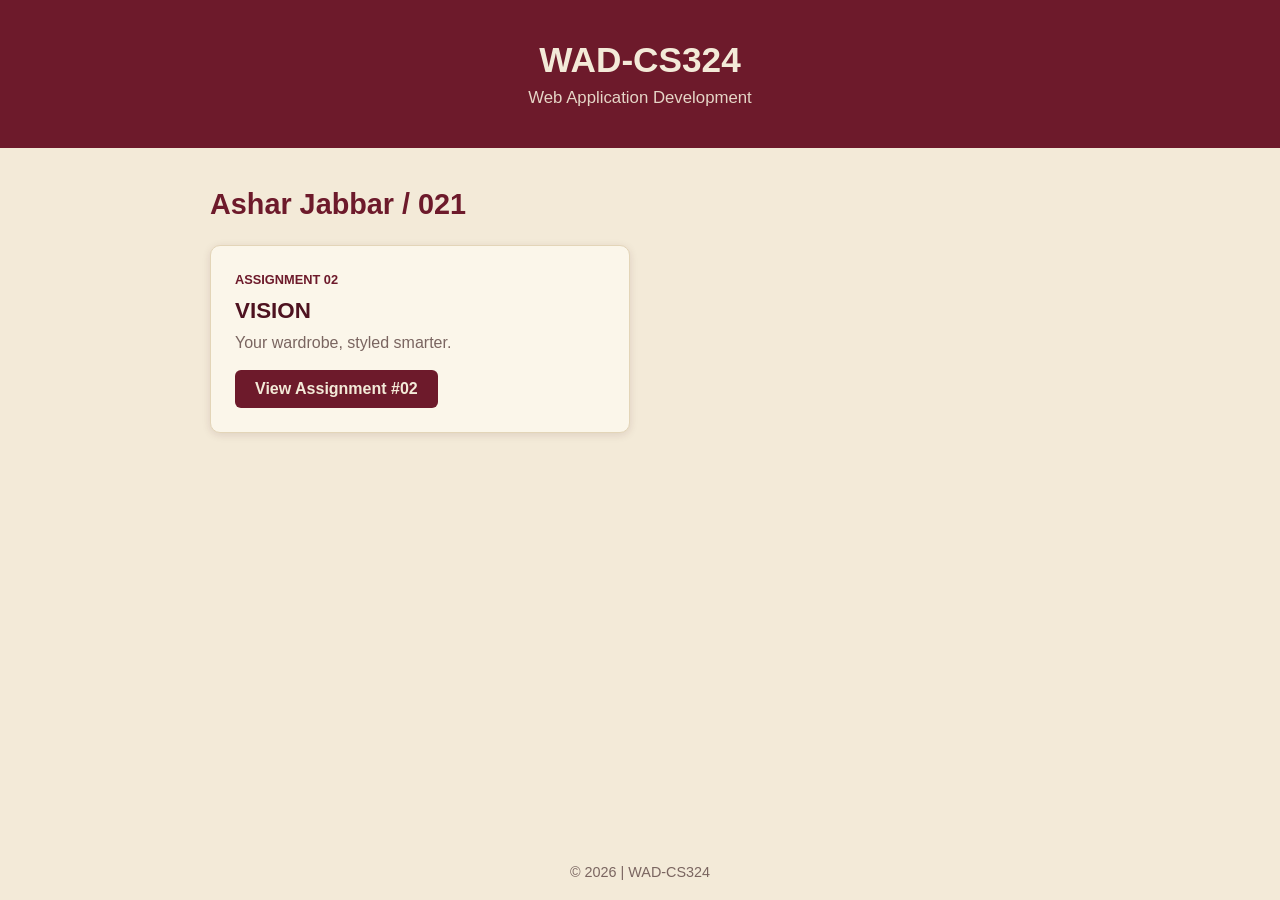
<file: index.html>
<!DOCTYPE html>
<html lang="en">
<head>
  <meta charset="UTF-8">
  <meta name="viewport" content="width=device-width, initial-scale=1">
  <title>WAD-CS324 | My Assignments</title>
  <style>
    :root {
      --maroon: #6d1a2b;
      --maroon-dark: #4e1220;
      --beige: #f3ead8;
      --beige-card: #fbf6ea;
      --text: #3b2a2a;
      --muted: #7a6560;
    }
    * { box-sizing: border-box; margin: 0; padding: 0; }
    body {
      font-family: "Segoe UI", Arial, sans-serif;
      background: var(--beige);
      color: var(--text);
      min-height: 100vh;
      display: flex;
      flex-direction: column;
    }
    header {
      background: var(--maroon);
      color: var(--beige);
      text-align: center;
      padding: 40px 20px;
    }
    header h1 { font-size: 2.2rem; margin-bottom: 8px; }
    header p { font-size: 1.05rem; opacity: 0.9; }
    main {
      flex: 1;
      width: 100%;
      max-width: 900px;
      margin: 0 auto;
      padding: 40px 20px;
    }
    main h2 { color: var(--maroon); font-size: 1.8rem; margin-bottom: 24px; }
    .card {
      background: var(--beige-card);
      border: 1px solid #e3d5b8;
      border-radius: 10px;
      padding: 24px;
      max-width: 420px;
      box-shadow: 0 2px 8px rgba(78, 18, 32, 0.12);
    }
    .tag { font-size: 0.8rem; font-weight: 600; color: var(--maroon); }
    .card h3 { font-size: 1.4rem; margin: 10px 0; color: var(--maroon-dark); }
    .card p { color: var(--muted); margin-bottom: 18px; }
    .btn {
      display: inline-block;
      background: var(--maroon);
      color: var(--beige);
      text-decoration: none;
      font-weight: 600;
      padding: 10px 20px;
      border-radius: 6px;
      transition: background 0.2s;
    }
    .btn:hover, .btn:focus-visible { background: var(--maroon-dark); }
    .btn:focus-visible { outline: 3px solid #c9a24b; outline-offset: 2px; }
    footer {
      text-align: center;
      padding: 20px;
      color: var(--muted);
      font-size: 0.9rem;
    }
  </style>
</head>
<body>
  <header>
    <h1>WAD-CS324</h1>
    <p>Web Application Development</p>
  </header>

  <main>
    <h2>Ashar Jabbar / 021</h2>
    <div class="card">
      <span class="tag">ASSIGNMENT 02</span>
      <h3>VISION</h3>
      <p>Your wardrobe, styled smarter.</p>
      <a class="btn" href="Assignment2/index.html">View Assignment #02</a>
    </div>
  </main>

  <footer>&copy; 2026 | WAD-CS324</footer>
</body>
</html>
</file>
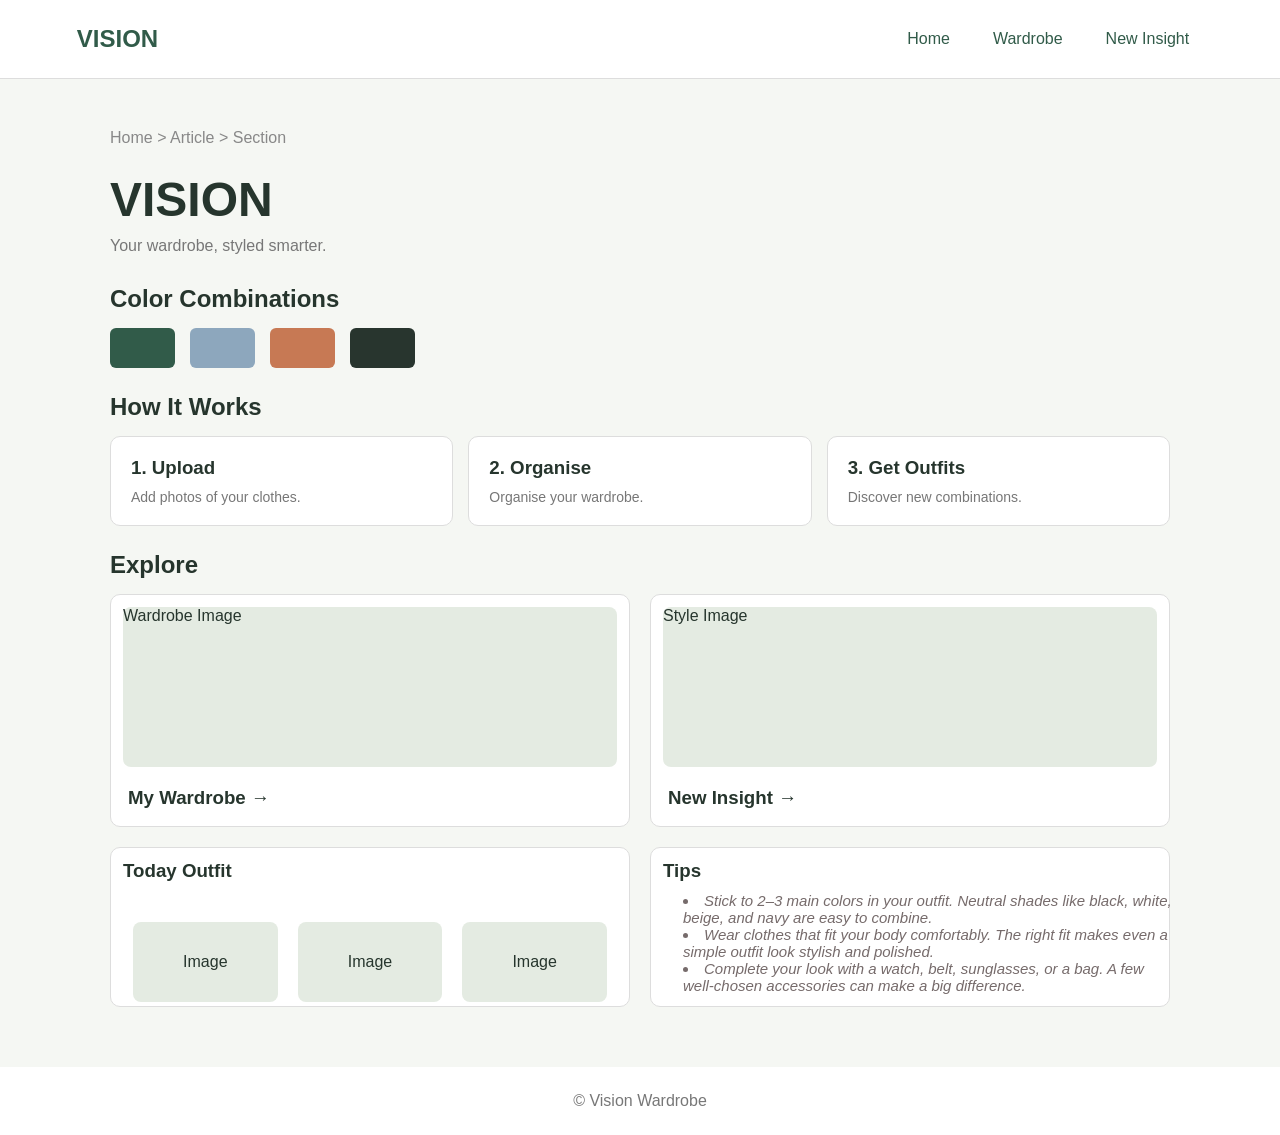
<file: Assignment2/index.html>
<!DOCTYPE html>
<html lang="en">
<head>
    <meta charset="UTF-8">
    <meta name="viewport" content="width=device-width, initial-scale=1.0">
    <title>Vision Wardrobe</title>
    <link rel="stylesheet" href="style2.css">
</head>
<body>

<header>
    <div class="logo">VISION</div>
    <nav>
        <a href="index.html">Home</a>
        <a href="wardrobe.html">Wardrobe</a>
        <a href="insight.html">New Insight</a>
    </nav>
</header>

<main>
    <p class="breadcrumb">Home &gt; Article &gt; Section</p>

    <section class="intro">
        <h1>VISION</h1>
        <p>Your wardrobe, styled smarter.</p>
    </section>

    <h2>Color Combinations</h2>
    <div class="colors">
        <div class="color color1"></div>
        <div class="color color2"></div>
        <div class="color color3"></div>
        <div class="color color4"></div>
    </div>

    <h2>How It Works</h2>
    <section class="steps">
        <div class="step">
            <h3>1. Upload</h3>
            <p>Add photos of your clothes.</p>
        </div>
        <div class="step">
            <h3>2. Organise</h3>
            <p>Organise your wardrobe.</p>
        </div>
        <div class="step">
            <h3>3. Get Outfits</h3>
            <p>Discover new combinations.</p>
        </div>
    </section>

    <h2>Explore</h2>
    <section class="features">
        <a href="wardrobe.html" class="card">
            <div class="image">Wardrobe Image</div>
            <h3>My Wardrobe →</h3>
        </a>

        <a href="insight.html" class="card">
            <div class="image">Style Image</div>
            <h3>New Insight →</h3>
        </a>
    </section>
    <section class="AI">
        
            <div class="today">
                <h3>Today Outfit</h3>
                <div class="pic">
                    <div class="pic_s">Image</div>
                    <div class="pic_s">Image</div>
                    <div class="pic_s">Image</div>
                </div>
                <p></p>
            </div>
            <div class="tips">
                <h3>Tips</h3>
                <div class="tip">
                    <li> Stick to 2–3 main colors in your outfit. Neutral shades like black, white, beige, and navy are easy to combine.</li>
                    <li> Wear clothes that fit your body comfortably. The right fit makes even a simple outfit look stylish and polished.</li>
                    <li> Complete your look with a watch, belt, sunglasses, or a bag. A few well-chosen accessories can make a big difference.</li>
                </div>
                <p></p>
            </div>
    
    </section>
</main>

<footer>
    <p>© Vision Wardrobe</p>
</footer>

</body>
</html>
</file>
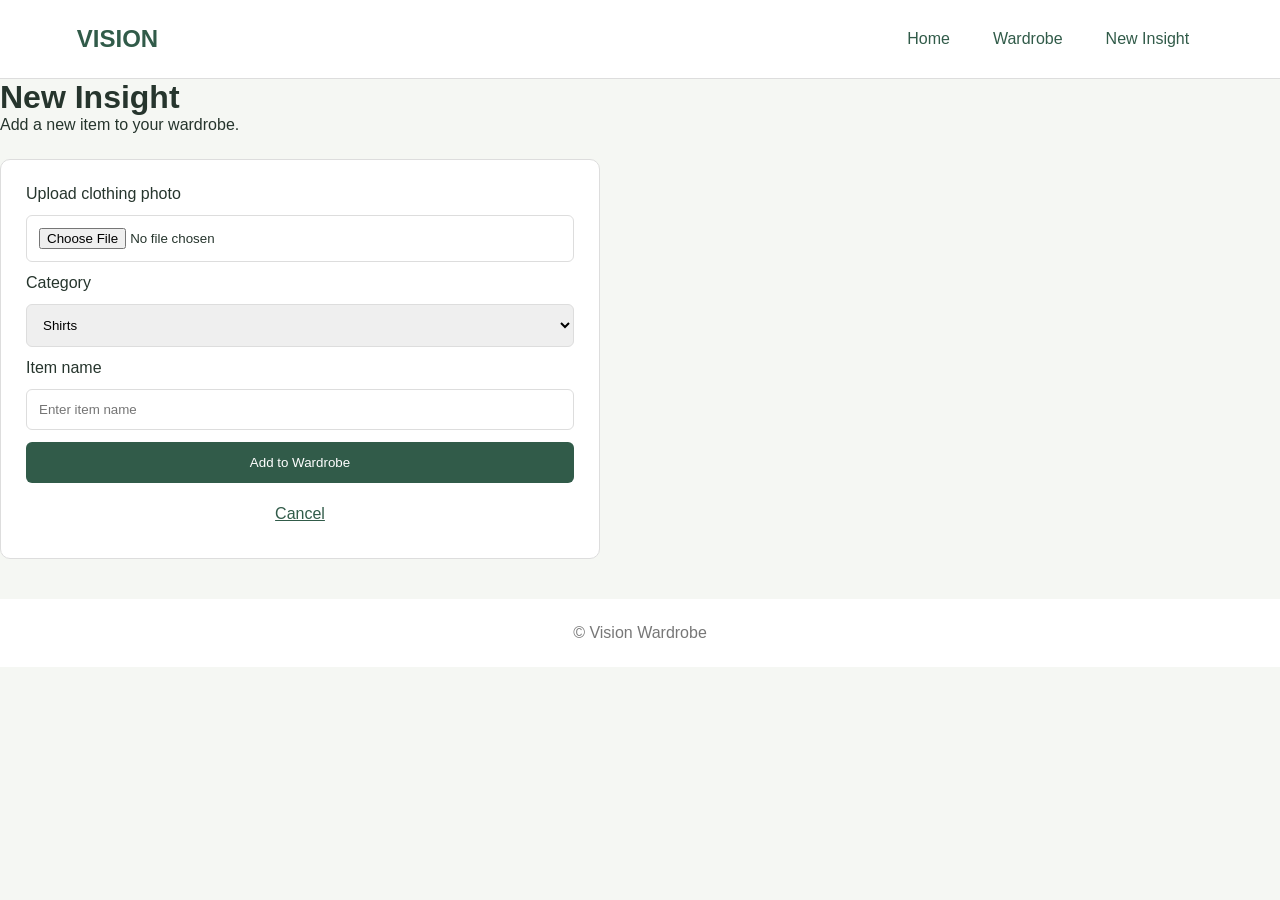
<file: Assignment2/insight.html>
<!DOCTYPE html>
<html lang="en">
<head>
    <meta charset="UTF-8">
    <meta name="viewport" content="width=device-width, initial-scale=1.0">
    <title>New Insight</title>
    <link rel="stylesheet" href="style4.css">
</head>
<body>

<header>
    <div class="logo">VISION</div>
    <nav>
        <a href="index.html">Home</a>
        <a href="wardrobe.html">Wardrobe</a>
        <a href="insight.html">New Insight</a>
    </nav>
</header>

<main>
    <h1>New Insight</h1>
    <p>Add a new item to your wardrobe.</p>

    <form class="upload-form">
        <label for="photo">Upload clothing photo</label>
        <input type="file" id="photo" accept="image/*">

        <label for="category">Category</label>
          <select id="category" placeholder="Select category">
            <option>Shirts</option>
            <option>Pants</option>
            <option>Footwear</option>
            <option>Outerwear</option>
            <option>Accessories</option>
        </select>

        <label for="name">Item name</label>
        <input type="text" id="name" placeholder="Enter item name">

        <button type="button">Add to Wardrobe</button>
        <a href="wardrobe.html">Cancel</a>
    </form>
</main>

<footer>
    <p>© Vision Wardrobe</p>
</footer>

</body>
</html>
</file>
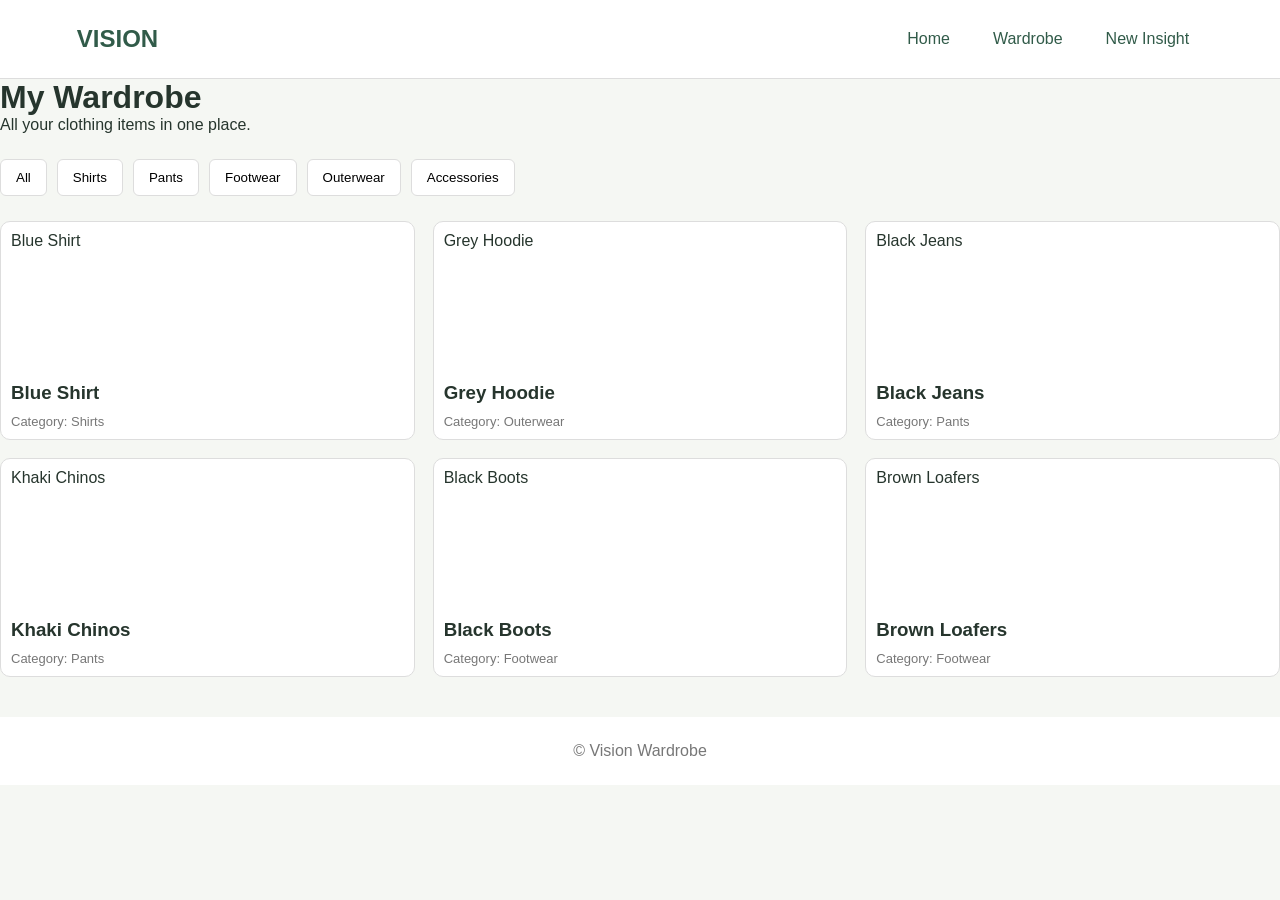
<file: Assignment2/wardrobe.html>
<!DOCTYPE html>
<html lang="en">
<head>
    <meta charset="UTF-8">
    <meta name="viewport" content="width=device-width, initial-scale=1.0">
    <title>My Wardrobe</title>
    <link rel="stylesheet" href="style3.css">
</head>
<body>

<header>
    <div class="logo">VISION</div>
    <nav>
        <a href="index.html">Home</a>
        <a href="wardrobe.html">Wardrobe</a>
        <a href="insight.html">New Insight</a>
    </nav>
</header>

<main>
    <h1>My Wardrobe</h1>
    <p>All your clothing items in one place.</p>

    <section class="filters">
        <button>All</button>
        <button>Shirts</button>
        <button>Pants</button>
        <button>Footwear</button>
        <button>Outerwear</button>
        <button>Accessories</button>
    </section>

    <section class="clothes">
        <div class="clothing">
            <div class="image">Blue Shirt</div>
            <h3>Blue Shirt</h3>
            <p>Category: Shirts</p>
        </div>

        <div class="clothing">
            <div class="image">Grey Hoodie</div>
            <h3>Grey Hoodie</h3>
            <p>Category: Outerwear</p>
        </div>

        <div class="clothing">
            <div class="image">Black Jeans</div>
            <h3>Black Jeans</h3>
            <p>Category: Pants</p>
        </div>

        <div class="clothing">
            <div class="image">Khaki Chinos</div>
            <h3>Khaki Chinos</h3>
            <p>Category: Pants</p>
        </div>

        <div class="clothing">
            <div class="image">Black Boots</div>
            <h3>Black Boots</h3>
            <p>Category: Footwear</p>
        </div>

        <div class="clothing">
            <div class="image">Brown Loafers</div>
            <h3>Brown Loafers</h3>
            <p>Category: Footwear</p>
        </div>
    </section>
</main>

<footer>
    <p>© Vision Wardrobe</p>
</footer>

</body>
</html>
</file>
<file: Assignment2/style2.css>
* {
    margin: 0;
    padding: 0;
    box-sizing: border-box;
}

body {
    font-family: Arial, sans-serif;
    background: #f5f7f3;
    color: #26352d;
}

header {
    background: white;
    padding: 20px 6%;
    display: flex;
    justify-content: space-between;
    align-items: center;
    border-bottom: 1px solid #ddd;
}

.logo {
    font-size: 24px;
    font-weight: bold;
    color: #315b49;
}

nav {
    display: flex;
    gap: 15px;
}

nav a {
    text-decoration: none;
    color: #315b49;
    padding: 10px 14px;
    border-radius: 6px;
}

nav a:hover {
    background: #e2ebe3;
}

main {
    max-width: 1100px;
    margin: 30px auto;
    padding: 20px;
}

.breadcrumb {
    color: #888;
    margin-bottom: 25px;
}

.intro {
    margin-bottom: 30px;
}

.intro h1 {
    font-size: 48px;
    margin-bottom: 10px;
}

.intro p {
    color: #777;
}

h2 {
    margin: 25px 0 15px;
}

.colors {
    display: flex;
    gap: 15px;
}

.color {
    width: 65px;
    height: 40px;
    border-radius: 6px;
}

.color1 {
    background: #315b49;
}

.color2 {
    background: #8da7bd;
}

.color3 {
    background: #c77954;
}

.color4 {
    background: #28352e;
}

.steps {
    display: grid;
    grid-template-columns: repeat(3, 1fr);
    gap: 15px;
}

.step {
    background: white;
    padding: 20px;
    border: 1px solid #ddd;
    border-radius: 10px;
}

.step h3 {
    margin-bottom: 10px;
}

.step p {
    color: #777;
    font-size: 14px;
}

.features {
    display: grid;
    grid-template-columns: repeat(2, 1fr);
    gap: 20px;
}

.card {
    background: white;
    padding: 12px;
    border-radius: 10px;
    text-decoration: none;
    color: #26352d;
    border: 1px solid #ddd;
}

.image {
    height: 160px;
    background: #e4ebe2;
    border-radius: 8px;
    margin-bottom: 15px;
}

.card h3 {
    padding: 5px;
}

footer {
    text-align: center;
    padding: 25px;
    background: white;
    color: #777;
    margin-top: 40px;
}

.AI {
    display: grid;
    grid-template-columns: repeat(2, 1fr);
    gap: 20px;
    padding-top: 20px;
}
.AI h3 {
        margin-bottom: 10px;

}
.today  {
    
    background: white;
    width: 100%;
    height: 160px;
    padding: 12px;
    border-radius: 10px;
    text-decoration: none;
    color: #26352d;
    border: 1px solid #ddd;
}
.pic {
    display: grid;
    grid-template-columns: repeat(3, 1fr);
  
    padding-top: 20px;
}
.pic_s {
    height: 80px;
    background: #e4ebe2;
    display: flex;
    margin: 10px;
    justify-content: center;
    align-items: center;
    border-radius: 8px;
    margin-bottom: 15px;
}
.tips  {
    
    background: white;
    width: 100%;
    height: 160px;
    padding: 12px;
    border-radius: 10px;
    text-decoration: none;
    color: #26352d;
    border: 1px solid #ddd;

}
.tip {
    width: 100%;
    margin-left: 20px;
    display: grid;
    grid-template-columns: repeat(1, 1fr);
}
li {
    font-size: 15px;
    font-style: italic;
    color: rgb(118, 107, 107) ;
}

@media (max-width: 600px) {
    header {
        flex-direction: column;
        gap: 15px;
    }

    nav {
        gap: 3px;
        flex-wrap: wrap;
        justify-content: center;
    }

    .steps {
        grid-template-columns: 1fr;
    }

    .features {
        grid-template-columns: 1fr;
    }
    .tips {
        height: 200px;
        width: auto;
        min-width: 70px;
        min-height: 70px;
        overflow-y: auto;
    
    }
}
</file>
<file: Assignment2/style4.css>
* {
    margin: 0;
    padding: 0;
    box-sizing: border-box;
}
body {
    font-family: Arial, sans-serif;
    background: #f5f7f3;
    color: #26352d;
}

header {
    background: white;
    padding: 20px 6%;
    display: flex;
    justify-content: space-between;
    align-items: center;
    border-bottom: 1px solid #ddd;
}


.logo {
    font-size: 24px;
    font-weight: bold;
    color: #315b49;
}

nav {
    display: flex;
    gap: 15px;
}

nav a {
    text-decoration: none;
    color: #315b49;
    padding: 10px 14px;
    border-radius: 6px;
}

nav a:hover {
    background: #e2ebe3;
}
.upload-form {
    max-width: 600px;
    margin-top: 25px;
    display: flex;
    flex-direction: column;
    gap: 12px;
    background: white;
    padding: 25px;
    border-radius: 10px;
    border: 1px solid #ddd;
}

.upload-form input,
.upload-form select {
    padding: 12px;
    border: 1px solid #ddd;
    border-radius: 6px;
}

.upload-form button {
    background: #315b49;
    color: white;
    border: none;
    padding: 13px;
    border-radius: 6px;
    cursor: pointer;
}

.upload-form a {
    text-align: center;
    padding: 10px;
    color: #315b49;
}
footer {
    text-align: center;
    padding: 25px;
    background: white;
    color: #777;
    margin-top: 40px;
}
</file>
<file: Assignment2/style3.css>
* {
    margin: 0;
    padding: 0;
    box-sizing: border-box;
}
body {
    font-family: Arial, sans-serif;
    background: #f5f7f3;
    color: #26352d;
}

header {
    background: white;
    padding: 20px 6%;
    display: flex;
    justify-content: space-between;
    align-items: center;
    border-bottom: 1px solid #ddd;
}


.logo {
    font-size: 24px;
    font-weight: bold;
    color: #315b49;
}

nav {
    display: flex;
    gap: 15px;
}

nav a {
    text-decoration: none;
    color: #315b49;
    padding: 10px 14px;
    border-radius: 6px;
}

nav a:hover {
    background: #e2ebe3;
}
.filters {
    display: flex;
    gap: 10px;
    flex-wrap: wrap;
    margin: 25px 0;
}

.filters button {
    padding: 10px 15px;
    background: white;
    border: 1px solid #ddd;
    border-radius: 6px;
    cursor: pointer;
}

.filters button:hover {
    background: #315b49;
    color: white;
}

.clothes {
    display: grid;
    grid-template-columns: repeat(3, 1fr);
    gap: 18px;
}

.clothing {
    padding: 10px;
    background: white;
    border: 1px solid #ddd;
    border-radius: 10px;
}

.clothing .image {
    height: 140px;
    background: white;
}

.clothing h3 {
    margin: 10px 0;
}

.clothing p {
    font-size: 13px;
    color: #777;
}
footer {
    text-align: center;
    padding: 25px;
    background: white;
    color: #777;
    margin-top: 40px;
}


@media (max-width: 600px) {
    .clothes {
        grid-template-columns: repeat(2, 1fr);
    }
}
</file>
